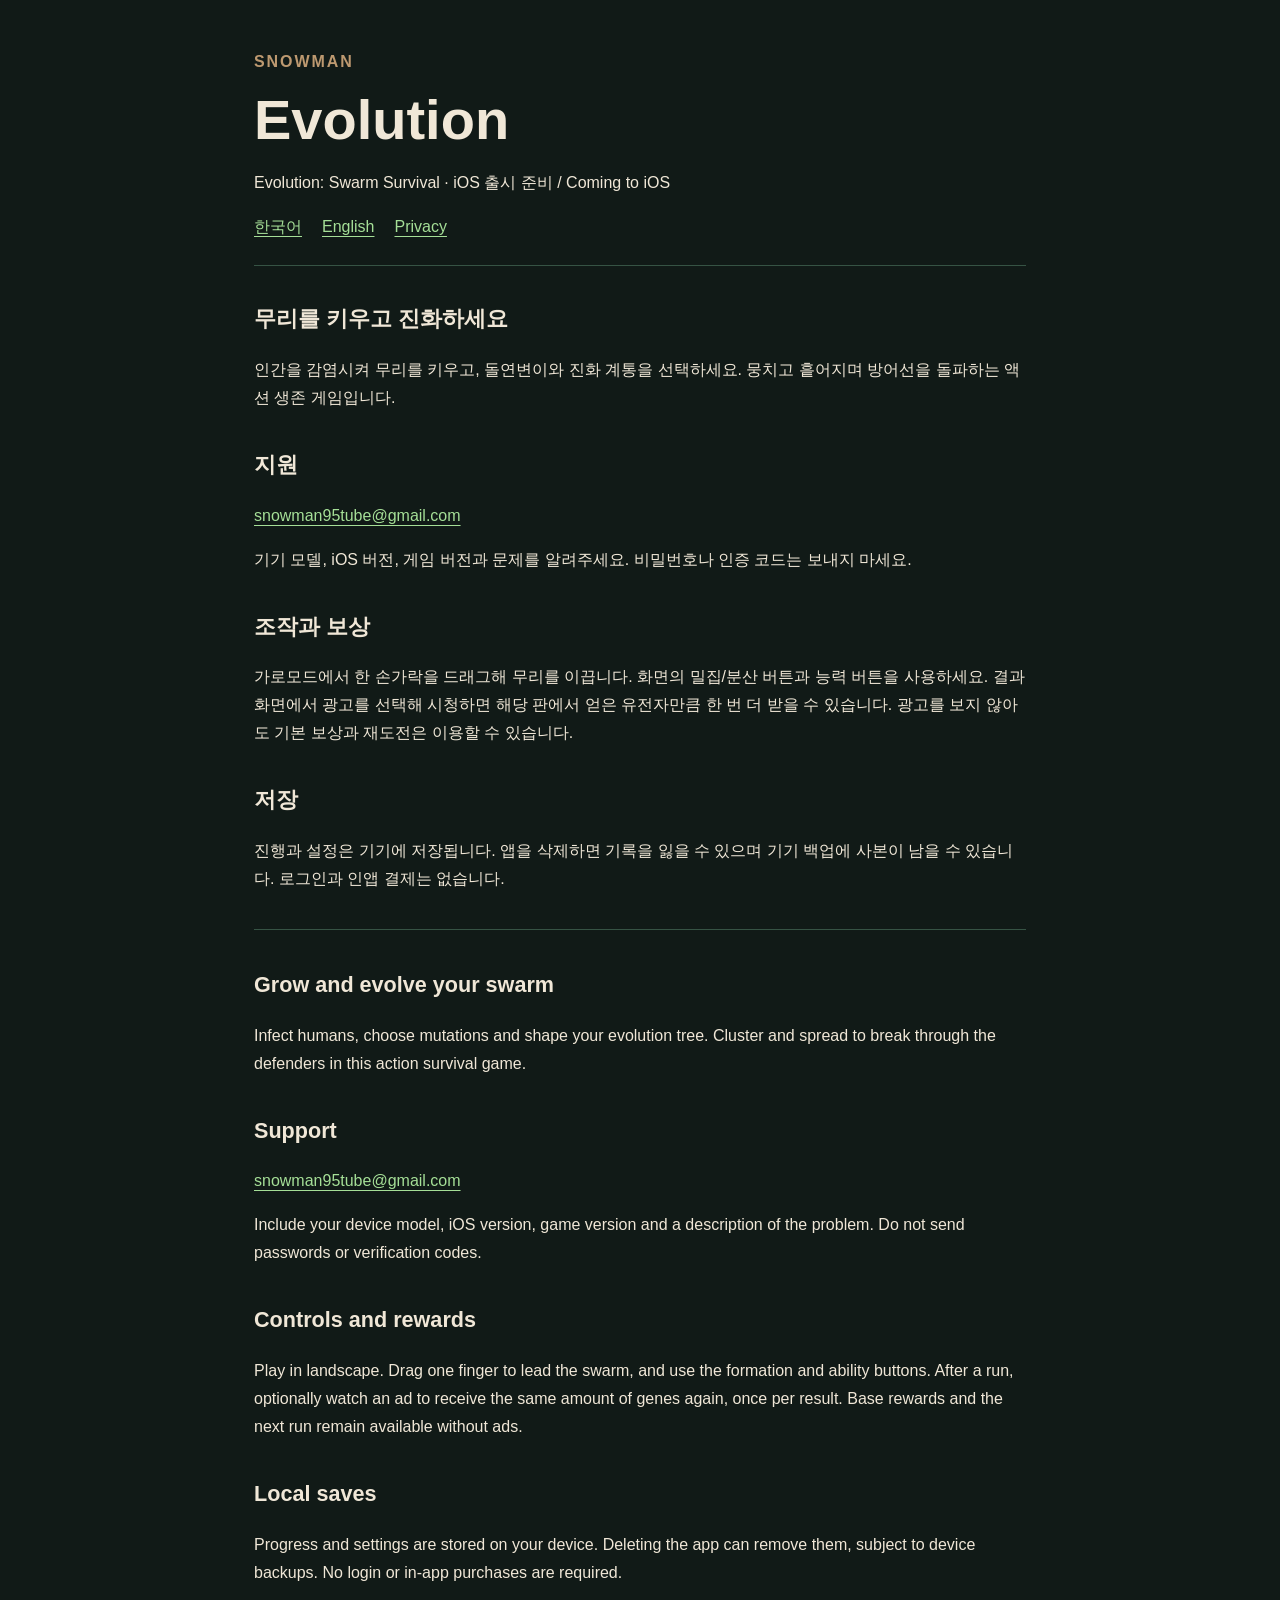
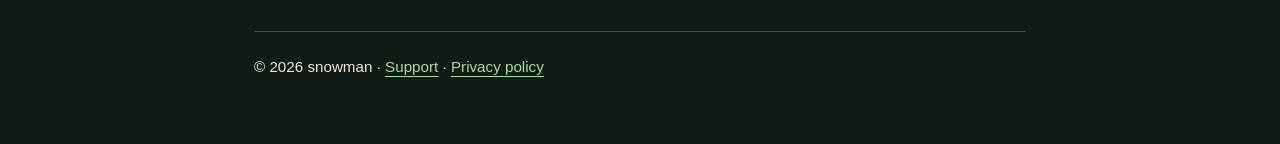
<file: index.html>
<!doctype html><html lang="ko"><head><meta charset="utf-8"><meta name="viewport" content="width=device-width,initial-scale=1"><title>Evolution · snowman</title><link rel="stylesheet" href="style.css"></head><body><main><header><div class="brand">SNOWMAN</div><h1>Evolution</h1><p>Evolution: Swarm Survival · iOS 출시 준비 / Coming to iOS</p><nav><a href="#ko">한국어</a><a href="#en">English</a><a href="privacy.html">Privacy</a></nav></header><section id="ko"><h2>무리를 키우고 진화하세요</h2><p>인간을 감염시켜 무리를 키우고, 돌연변이와 진화 계통을 선택하세요. 뭉치고 흩어지며 방어선을 돌파하는 액션 생존 게임입니다.</p><h2>지원</h2><p><a href="mailto:snowman95tube@gmail.com">snowman95tube@gmail.com</a></p><p>기기 모델, iOS 버전, 게임 버전과 문제를 알려주세요. 비밀번호나 인증 코드는 보내지 마세요.</p><h2>조작과 보상</h2><p>가로모드에서 한 손가락을 드래그해 무리를 이끕니다. 화면의 밀집/분산 버튼과 능력 버튼을 사용하세요. 결과 화면에서 광고를 선택해 시청하면 해당 판에서 얻은 유전자만큼 한 번 더 받을 수 있습니다. 광고를 보지 않아도 기본 보상과 재도전은 이용할 수 있습니다.</p><h2>저장</h2><p>진행과 설정은 기기에 저장됩니다. 앱을 삭제하면 기록을 잃을 수 있으며 기기 백업에 사본이 남을 수 있습니다. 로그인과 인앱 결제는 없습니다.</p></section><hr><section id="en" lang="en"><h2>Grow and evolve your swarm</h2><p>Infect humans, choose mutations and shape your evolution tree. Cluster and spread to break through the defenders in this action survival game.</p><h2>Support</h2><p><a href="mailto:snowman95tube@gmail.com">snowman95tube@gmail.com</a></p><p>Include your device model, iOS version, game version and a description of the problem. Do not send passwords or verification codes.</p><h2>Controls and rewards</h2><p>Play in landscape. Drag one finger to lead the swarm, and use the formation and ability buttons. After a run, optionally watch an ad to receive the same amount of genes again, once per result. Base rewards and the next run remain available without ads.</p><h2>Local saves</h2><p>Progress and settings are stored on your device. Deleting the app can remove them, subject to device backups. No login or in-app purchases are required.</p></section><footer>© 2026 snowman · <a href="index.html">Support</a> · <a href="privacy.html">Privacy policy</a></footer></main></body></html>
</file>
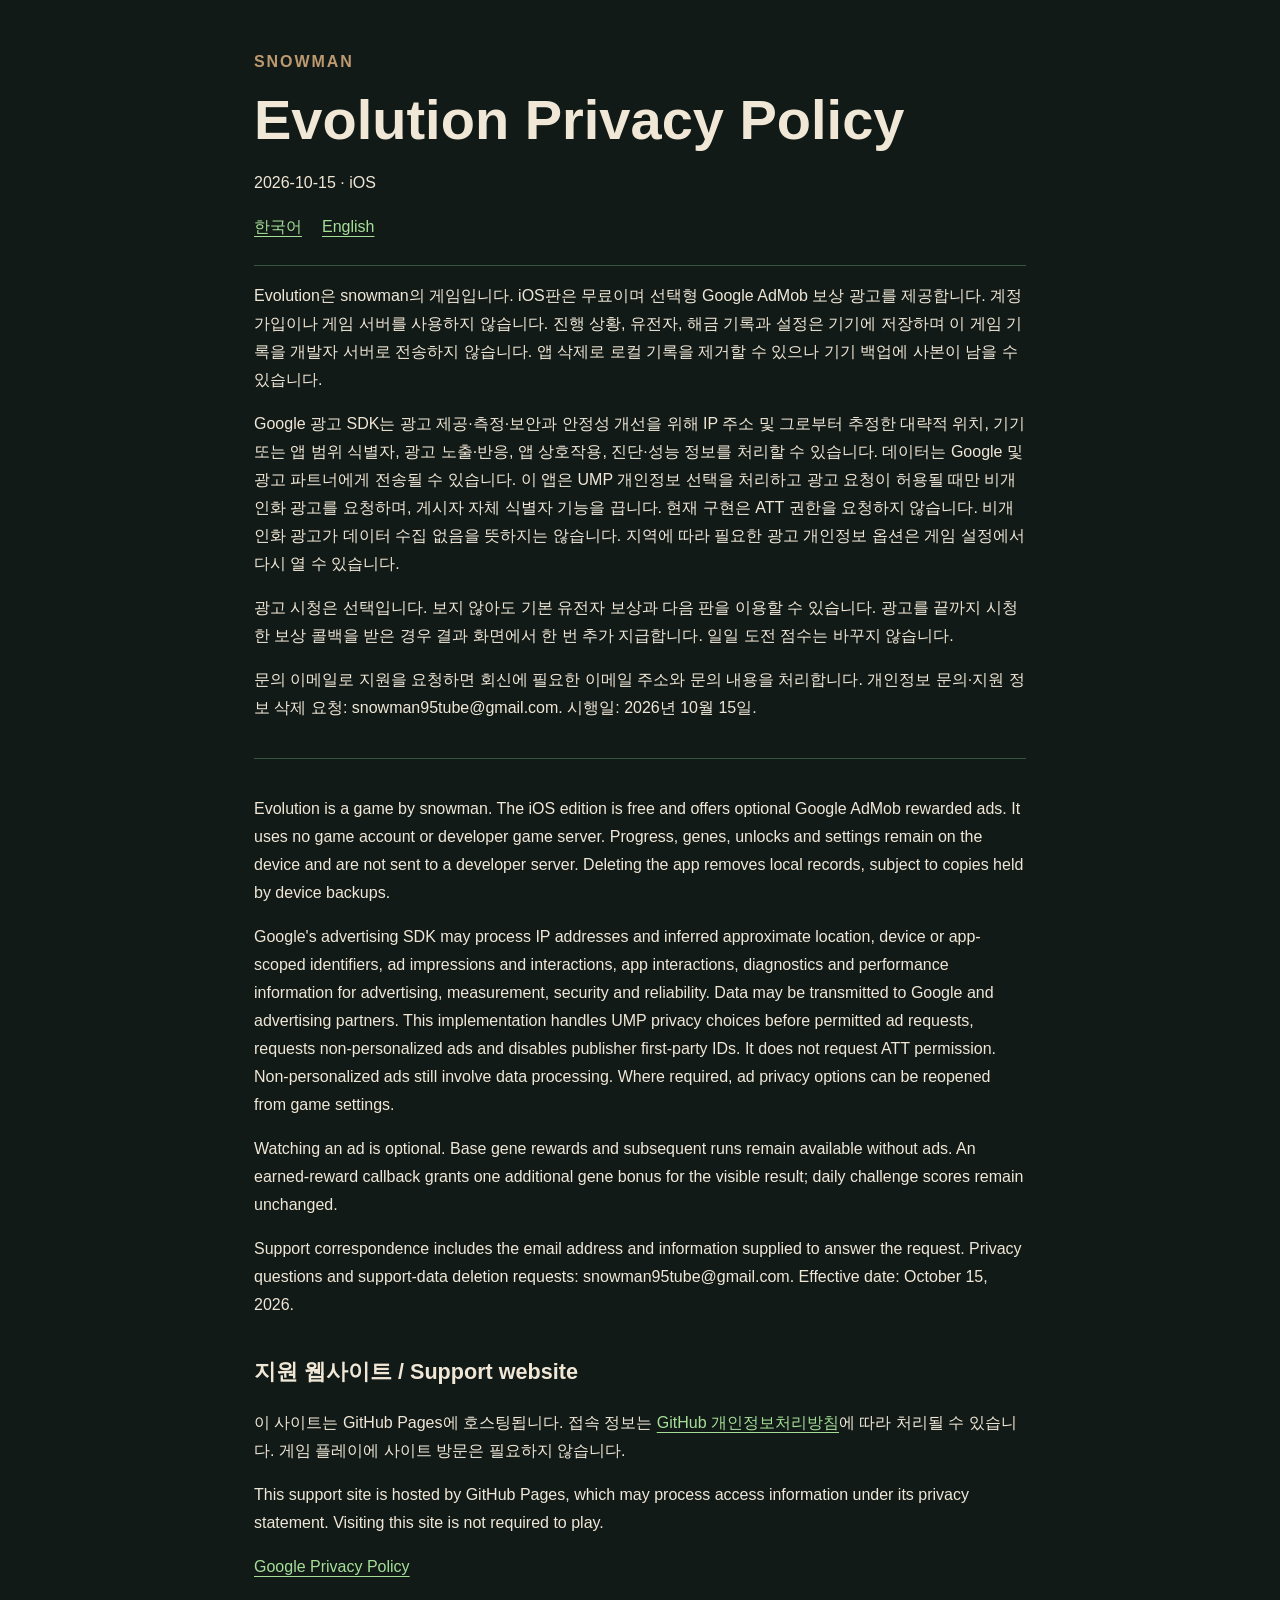
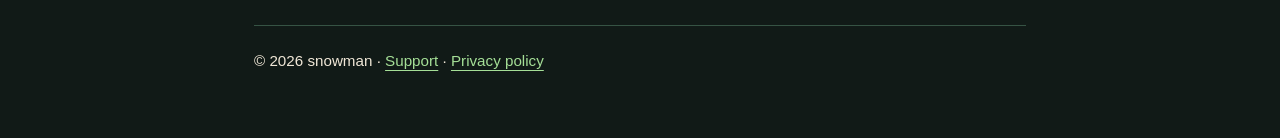
<file: privacy.html>
<!doctype html><html lang="ko"><head><meta charset="utf-8"><meta name="viewport" content="width=device-width,initial-scale=1"><title>Evolution · snowman</title><link rel="stylesheet" href="style.css"></head><body><main><header><div class="brand">SNOWMAN</div><h1>Evolution Privacy Policy</h1><p>2026-10-15 · iOS</p><nav><a href="#ko">한국어</a><a href="#en">English</a></nav></header><section id="ko"><p>Evolution은 snowman의 게임입니다. iOS판은 무료이며 선택형 Google AdMob 보상 광고를 제공합니다. 계정 가입이나 게임 서버를 사용하지 않습니다. 진행 상황, 유전자, 해금 기록과 설정은 기기에 저장하며 이 게임 기록을 개발자 서버로 전송하지 않습니다. 앱 삭제로 로컬 기록을 제거할 수 있으나 기기 백업에 사본이 남을 수 있습니다.</p><p>Google 광고 SDK는 광고 제공·측정·보안과 안정성 개선을 위해 IP 주소 및 그로부터 추정한 대략적 위치, 기기 또는 앱 범위 식별자, 광고 노출·반응, 앱 상호작용, 진단·성능 정보를 처리할 수 있습니다. 데이터는 Google 및 광고 파트너에게 전송될 수 있습니다. 이 앱은 UMP 개인정보 선택을 처리하고 광고 요청이 허용될 때만 비개인화 광고를 요청하며, 게시자 자체 식별자 기능을 끕니다. 현재 구현은 ATT 권한을 요청하지 않습니다. 비개인화 광고가 데이터 수집 없음을 뜻하지는 않습니다. 지역에 따라 필요한 광고 개인정보 옵션은 게임 설정에서 다시 열 수 있습니다.</p><p>광고 시청은 선택입니다. 보지 않아도 기본 유전자 보상과 다음 판을 이용할 수 있습니다. 광고를 끝까지 시청한 보상 콜백을 받은 경우 결과 화면에서 한 번 추가 지급합니다. 일일 도전 점수는 바꾸지 않습니다.</p><p>문의 이메일로 지원을 요청하면 회신에 필요한 이메일 주소와 문의 내용을 처리합니다. 개인정보 문의·지원 정보 삭제 요청: snowman95tube@gmail.com. 시행일: 2026년 10월 15일.</p></section><hr><section id="en" lang="en"><p>Evolution is a game by snowman. The iOS edition is free and offers optional Google AdMob rewarded ads. It uses no game account or developer game server. Progress, genes, unlocks and settings remain on the device and are not sent to a developer server. Deleting the app removes local records, subject to copies held by device backups.</p><p>Google&#x27;s advertising SDK may process IP addresses and inferred approximate location, device or app-scoped identifiers, ad impressions and interactions, app interactions, diagnostics and performance information for advertising, measurement, security and reliability. Data may be transmitted to Google and advertising partners. This implementation handles UMP privacy choices before permitted ad requests, requests non-personalized ads and disables publisher first-party IDs. It does not request ATT permission. Non-personalized ads still involve data processing. Where required, ad privacy options can be reopened from game settings.</p><p>Watching an ad is optional. Base gene rewards and subsequent runs remain available without ads. An earned-reward callback grants one additional gene bonus for the visible result; daily challenge scores remain unchanged.</p><p>Support correspondence includes the email address and information supplied to answer the request. Privacy questions and support-data deletion requests: snowman95tube@gmail.com. Effective date: October 15, 2026.</p></section><h2>지원 웹사이트 / Support website</h2><p>이 사이트는 GitHub Pages에 호스팅됩니다. 접속 정보는 <a href="https://docs.github.com/en/site-policy/privacy-policies/github-general-privacy-statement">GitHub 개인정보처리방침</a>에 따라 처리될 수 있습니다. 게임 플레이에 사이트 방문은 필요하지 않습니다.</p><p>This support site is hosted by GitHub Pages, which may process access information under its privacy statement. Visiting this site is not required to play.</p><p><a href="https://policies.google.com/privacy">Google Privacy Policy</a></p><footer>© 2026 snowman · <a href="index.html">Support</a> · <a href="privacy.html">Privacy policy</a></footer></main></body></html>
</file>
<file: style.css>
:root{color-scheme:dark;font-family:-apple-system,BlinkMacSystemFont,"Segoe UI",sans-serif;background:#111a17;color:#f0e7d7}*{box-sizing:border-box}body{margin:0;line-height:1.75}main{max-width:820px;margin:auto;padding:48px 24px 64px}header{border-bottom:1px solid #365344;padding-bottom:24px}h1{font-size:clamp(2rem,6vw,3.5rem);line-height:1.2;margin:10px 0}h2{font-size:1.35rem;margin-top:34px}a{color:#a5df97;text-underline-offset:4px}a:focus-visible{outline:3px solid #a5df97;outline-offset:4px}.brand{color:#bd9970;letter-spacing:.12em;font-weight:700}.subtle{color:#c7b9a6}.card{background:#192920;border:1px solid #365344;border-radius:12px;padding:20px 24px;margin:24px 0}nav{display:flex;gap:20px;flex-wrap:wrap}footer{border-top:1px solid #365344;margin-top:44px;padding-top:22px;font-size:.95rem}hr{border:0;border-top:1px solid #365344;margin:36px 0}
</file>
